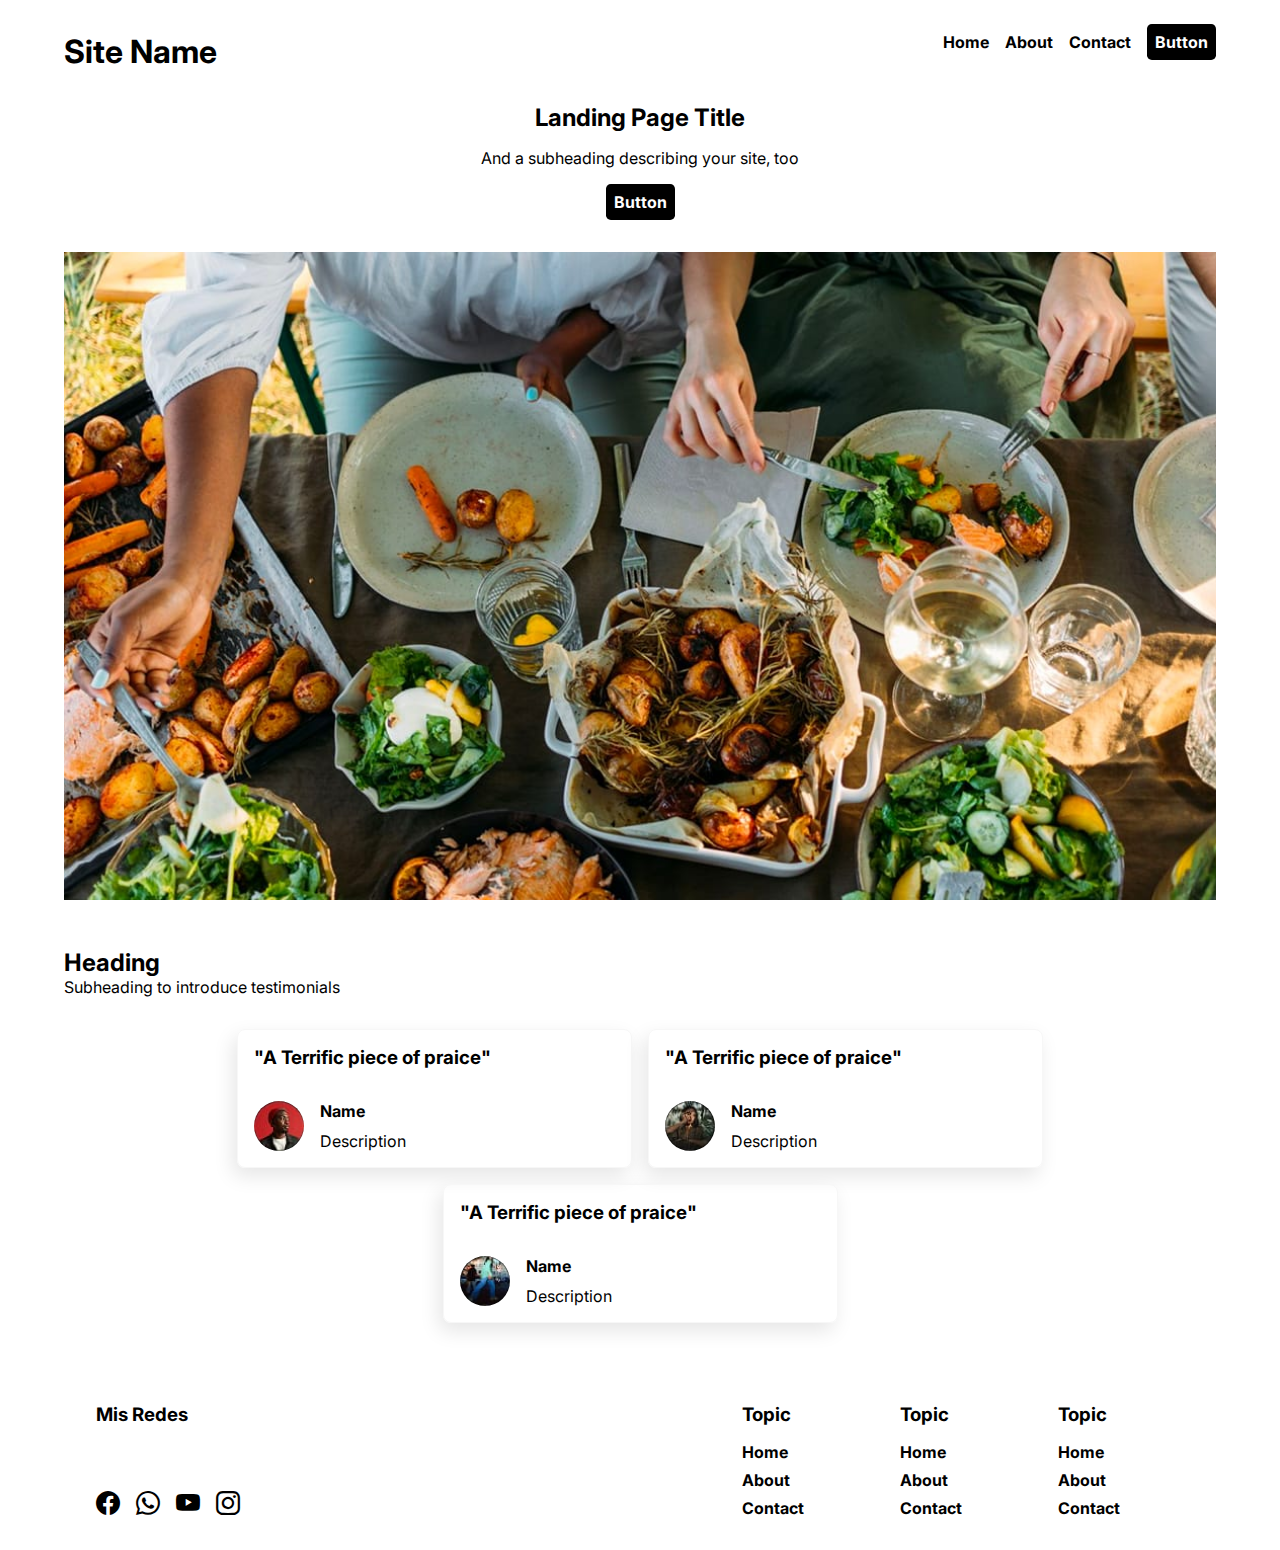
<file: inge/index.html>
<!DOCTYPE html>
<html lang="en">
	<head>
		<meta charset="UTF-8">
		<meta name="viewport" content="width=device-width, initial-scale=1.0">
		<title>Project Page</title>
		<link rel="stylesheet" href="style.css">
		<link rel="stylesheet" href="https://cdn.jsdelivr.net/npm/bootstrap-icons@1.13.1/font/bootstrap-icons.min.css">
	</head>
	<body>
		<!-- HEADER -->
		<header>
			<!-- TITLE LOGO -->
			<h1>Site Name</h1>
			<!-- NAV -->
			<nav class="header__nav">
				<ul class="header__nav__menu">
					<li><a href="#">Home</a></li>
					<li><a href="#">About</a></li>
					<li><a href="#">Contact</a></li>
					<li><a class="button" href="#">Button</a></li>
				</ul>
			</nav>
		</header>
		<!-- MAIN -->
		<main>
			<!-- SECCION HERO -->
			<section class="hero">
				<!-- div hero-content -->
				<div class="hero-content">
					<h2>Landing Page Title</h2>
					<p>And a subheading describing your site, too</p>
					<a class="button" href="#">Button</a>
				</div>
				<!-- div hero-image -->
				<div class="hero-image">
					<img src="comida.jpg" alt=""/>
				</div>
			</section>
			<!-- SECCION TESTIMONIALS -->
			<section class="testimonials">
				<!-- TESTIMONIALS CONTENT -->
				<div class="testimonials-content">
					<h2>Heading</h2>
					<p>Subheading to introduce testimonials</p>
				</div>
				<!-- TESTIMINIALS CARDS -->
				<div class="testimonials-cards">
					<!-- CARD 1 -->
					<div class="testimonial-card">
						<h3 class="testimonial-card__title">"A Terrific piece of praice"</h3>
						<div class="testimonial-card__avatar">
							<img src="sami.jpg" width="45px" alt=""/>
							<div class="testimonial-card__avatar__content">
								<h4>Name</h4>
								<p>Description</p>
							</div>
						</div>
					</div>

					<!-- CARD 2 -->
					<div class="testimonial-card">
						<h3 class="testimonial-card__title">"A Terrific piece of praice"</h3>
						<div class="testimonial-card__avatar">
							<img src="nava.jpg" width="45px" alt=""/>
							<div class="testimonial-card__avatar__content">
								<h4>Name</h4>
								<p>Description</p>
							</div>
						</div>
					</div>
					<!-- CARD 3 -->
					<div class="testimonial-card">
						<h3 class="testimonial-card__title">"A Terrific piece of praice"</h3>
						<div class="testimonial-card__avatar">
							<img src="riber.jpg" width="45px" alt=""/>
							<div class="testimonial-card__avatar__content">
								<h4>Name</h4>
								<p>Description</p>
							</div>
						</div>
					</div>
				</div>
			</section>
		</main>
		<!-- FOOTER -->
		<footer>
<!-- FOOTER SOCIAL -->
<section class="footer-social">
	<h3>Mis Redes</h3>
	<div class="footer-social__icons">
		<a href="https://www.facebook.com/share/16w1s9k5Ug/" target="_blank" aria-label="Facebook">
			<i class="bi bi-facebook"></i>
		</a>
		<a href="https://wa.link/jv3c5g" target="_blank" aria-label="WhatsApp">
			<i class="bi bi-whatsapp"></i>
		</a>
		<a href="https://youtube.com/@misaelribera3666?si=nZ63-ZCGCnuxhIBF" target="_blank" aria-label="YouTube">
			<i class="bi bi-youtube"></i>
		</a>
		<a href="https://www.instagram.com/invites/contact/?utm_source=ig_contact_invite&utm_medium=copy_link&utm_content=lymvzra" target="_blank" aria-label="Instagram">
			<i class="bi bi-instagram"></i>
		</a>
	</div>
</section>

<section class="footer-items">
	<div class="footer-links">
		<h3>Topic</h3>
		<ul class="footer-links__menu">
			<li><a href="#">Home</a></li>
			<li><a href="#">About</a></li>
			<li><a href="#">Contact</a></li>
		</ul>
	</div>
	<div class="footer-links">
		<h3>Topic</h3>
		<ul class="footer-links__menu">
			<li><a href="#">Home</a></li>
			<li><a href="#">About</a></li>
			<li><a href="#">Contact</a></li>
		</ul>
	</div>
	<div class="footer-links">
		<h3>Topic</h3>
		<ul class="footer-links__menu">
			<li><a href="#">Home</a></li>
			<li><a href="#">About</a></li>
			<li><a href="#">Contact</a></li>
		</ul>
	</div>
</section>
<!-- FOOTER LINKS -->
		</footer>
	</body>
</html>
</file>
<file: inge/style.css>
/* import inter font */
@import url('https://fonts.googleapis.com/css2?family=Inter:wght@400;700&display=swap');
/* RESET CSS */
*{
	margin: 0;
	padding: 0;
	box-sizing: border-box;
}
a, ol, ul, li {
	list-style: none;
	text-decoration: none;
	color: inherit;
	font-weight: bold;
}

/* LAYOUT CSS CON FLEX */
body{
	display: flex;
	width: 100%;
	min-height: 100vh;
	flex-direction: column;
	color: black;
	padding: 0 4rem;
	font-family: 'Inter', sans-serif;
}

main{
	flex: 1;
	display: flex;
	flex-direction: column;
	gap: 3rem;
}

/* ===========
 * HEADER
 * ===========
 */
header {
	display: flex;
	justify-content: space-between;
	padding: 2rem 0;
}
.header__nav{
display: flex;
}
.header__nav__menu {
display: flex;
gap: 1rem;
}
.button{
	padding: 0.5rem;
	background-color: black;
	color: white;
	border-radius: 0.3rem;
}

/* ==========
 * MAIN
 * ===========
 */

/* HERO */
.hero{
	display: flex;
	flex-direction: column;
	gap: 2rem;
}
.hero-content{
	display: flex;
	flex-direction: column;
	gap: 1rem;
	align-items: center;
}
.hero-image{
aspect-ratio: 16 / 9;
overflow: hidden;
}
.hero-image img{
width: 100%;
height: 100%;
object-fit: cover;
object-position: center;
}

/* testimonials section */ 
.testimonials{
	display: flex;
	flex-direction: column;
	gap: 2rem;
}
.testimonials-content{
	display: flex;
	flex-direction: column;
	justify-content: start;
}

.testimonials-cards{
	display: flex;
	gap: 1rem;
	flex-wrap: wrap;
	justify-content: center;
	align-items: center;

}
.testimonial-card{
	display: flex;
	flex-direction: column;
	justify-content: space-between;
	padding: 1rem; gap: 2rem;
	width: 395px;
	height: auto;
	border: 1px solid #f7f7f7;
	border-radius: 0.5rem;
	box-shadow: -4px 8px 20px 0 rgba(0, 0, 0, 0.10);
}
.testimonial-card__avatar{
	display: flex;
	gap: 1rem;
}
.testimonial-card__avatar img{
	width: 50px;
	height: 50px;
	border-radius: 50%;
}
.testimonial-card__avatar__content{
	display: flex;
	flex-direction: column;
	justify-content: space-between;
}
/* ===========
 * FOOTER
 * ===========
 */
footer{
	display: flex;
	justify-content: space-between;
	padding: 2rem 2rem;
	margin-top: 3rem;
}

.footer-social{
	display: flex;
	flex-direction: column;
	justify-content: space-between;
	gap: 1rem;
}
.footer-items{
	display: flex;
	gap: 6rem;
	padding:  0 4rem;
}
.footer-links{
	display: flex;
	flex-direction: column;
	gap: 1rem;
}

.footer-links__menu {
	display: flex;
	flex-direction: column;
	gap: 0.5rem;}
.footer-social__icons {
	display: flex;              
	gap: 1rem;                  
	align-items: center;        
	justify-content: flex-start; 
	margin-top: 0.5rem;
}

.footer-social__icons i {
	font-size: 1.5rem;         
	color: black;             
	cursor: pointer;
	transition: color 0.3s ease;
}

.footer-social__icons i:hover {
	color: #1877f2;            
}
</file>
